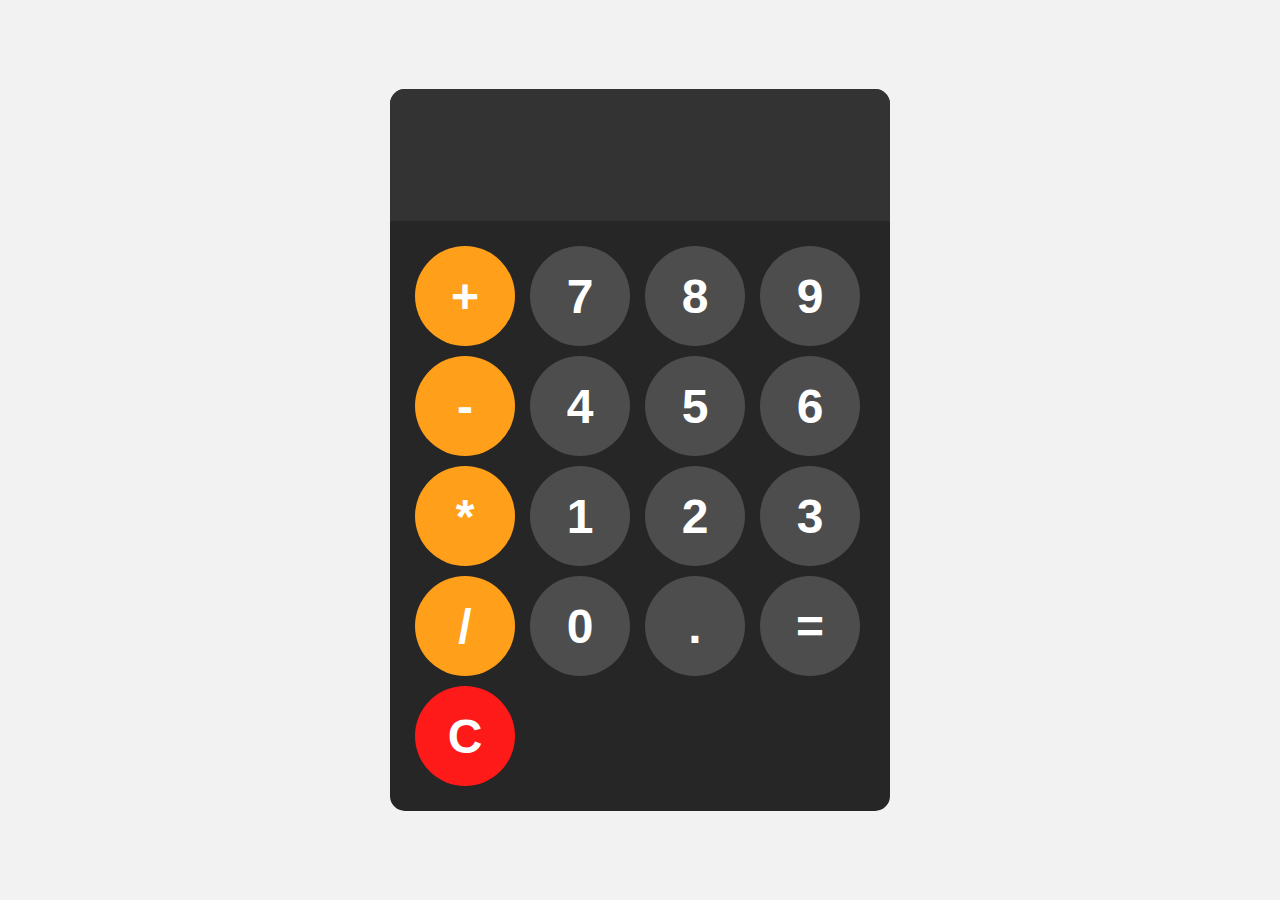
<file: Calculator/index.html>
<!DOCTYPE html>
<html lang="en">
    <head>
        <meta charset="UTF-8">
        <meta name="viewport" content="width=device-width, initial-scale=1.0">
        <title>Calculator</title>

        <style>
            body {
                margin: 0;
                display: flex;
                justify-content: center;
                align-items: center;
                height: 100vh;
                background-color: hsl(0, 0%, 95%);
            }

            #calculator {
                font-family: Arial, sans-serif;
                background-color: hsl(0, 0%, 15%);
                border-radius: 15px;
                max-width: 500px;
                overflow: hidden;
            }

            #display {
                width: 100%;
                padding: 20px;
                font-size: 5rem;
                text-align: left;
                border: none;
                background-color: hsl(0, 0%, 20%);
                color: white;
            }

            #keys {
                display: grid;
                grid-template-columns: repeat(4, 1fr);
                gap: 10px;
                padding: 25px;
            }

            button {
                width: 100px;
                height: 100px;
                border-radius: 50px;
                border: none;
                background-color: hsl(0, 0%, 30%);
                color: white;
                font-size: 3rem;
                font-weight: bold;
                cursor: pointer;
            }

            button:hover {
                background-color: hsl(0, 0%, 40%);
            }

            button:active {
                background-color: hsl(0, 0%, 50%);
            }

            .operator-btn {
                background-color: hsl(35, 100%, 55%);
            }

            .operator-btn:hover {
                background-color: hsl(35, 100%, 65%);
            }

            .operator-btn:active {
                background-color: hsl(35, 100%, 75%);
            }

            .clear-btn {
                background-color: hsl(0, 100%, 55%);
            }

            .clear-btn:hover {
                background-color: hsl(0, 100%, 65%);
            }

            .clear-btn:active {
                background-color: hsl(0, 100%, 75%);
            }
        </style>
    </head>
    <body>
        
        <div id="calculator">
            <input id="display" readonly>
            <div id="keys">
                <button onclick="appendToDisplay('+')" class="operator-btn">+</button>
                <button onclick="appendToDisplay('7')">7</button>
                <button onclick="appendToDisplay('8')">8</button>
                <button onclick="appendToDisplay('9')">9</button>
                <button onclick="appendToDisplay('-')" class="operator-btn">-</button>
                <button onclick="appendToDisplay('4')">4</button>
                <button onclick="appendToDisplay('5')">5</button>
                <button onclick="appendToDisplay('6')">6</button>
                <button onclick="appendToDisplay('*')" class="operator-btn">*</button>
                <button onclick="appendToDisplay('1')">1</button>
                <button onclick="appendToDisplay('2')">2</button>
                <button onclick="appendToDisplay('3')">3</button>
                <button onclick="appendToDisplay('/')" class="operator-btn">/</button>
                <button onclick="appendToDisplay('0')">0</button>
                <button onclick="appendToDisplay('.')">.</button>
                <button onclick="calculate()">=</button>
                <button onclick="clearDisplay()" class="clear-btn">C</button>
            </div>
        </div>

        <script>
            const display = document.getElementById("display");

            function appendToDisplay(input) {
                display.value += input;
            }

            function clearDisplay() {
                display.value ="";
            }

            function calculate() {
                try{
                    display.value = eval(display.value);
                }
                catch(error) {
                    display.value = "Error";
                }
            }
        </script>
    </body>
</html>
</file>
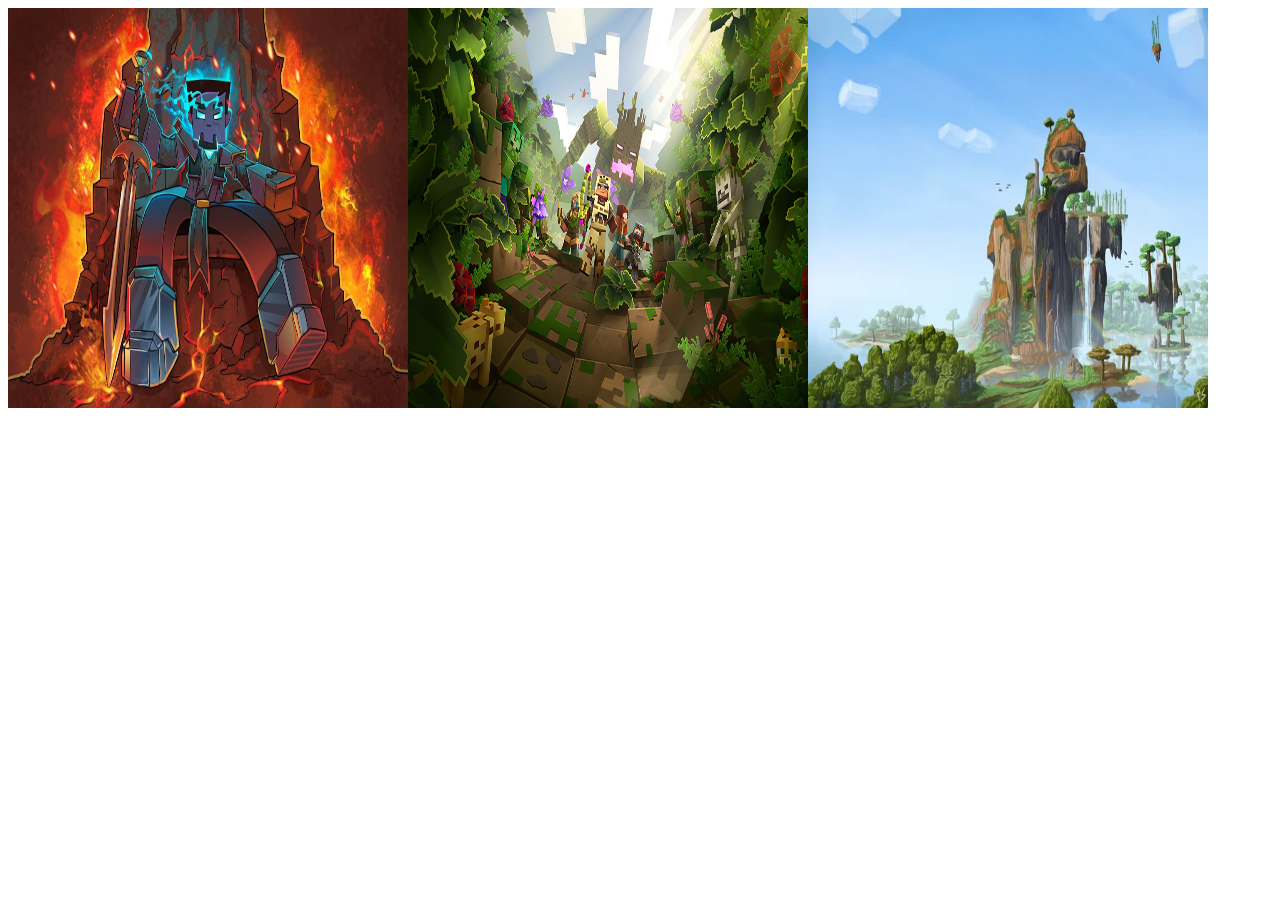
<file: Fetch with Image/index.html>
<!DOCTYPE html>
<html lang="en">
    <head>
        <meta charset="UTF-8">
        <meta name="viewport" content="width=device-width, initial-scale=1.0">
        <title>Document</title>
    </head>
    <body>
        <!-- <img width="500" src="" id="image">
        <img width="500" src="" id="image2"> -->

        <script>
            //Fetch With Images

            catchimage()

            .then(response => {
                console.log('Complete')
            })

            .catch(error => {
                console.log('error!');
                console.error(error);
            })

            async function catchimage() {
                const urls = ['image.jpg', 'minecraft.jpg', 'minecraft2.jpg'];
                const responses = await Promise.all(urls.map(url => fetch(url)));
                const blobs = await Promise.all(responses.map(response => response.blob()))

                function createImgElement(blob) {
                    const img = document.createElement("img");
                    img.src = URL.createObjectURL(blob);
                    img.width = "400";
                    img.height = "400";
                    document.body.appendChild(img);
                }

                blobs.forEach(createImgElement);
            }

            
        </script>
    </body>
</html>
</file>
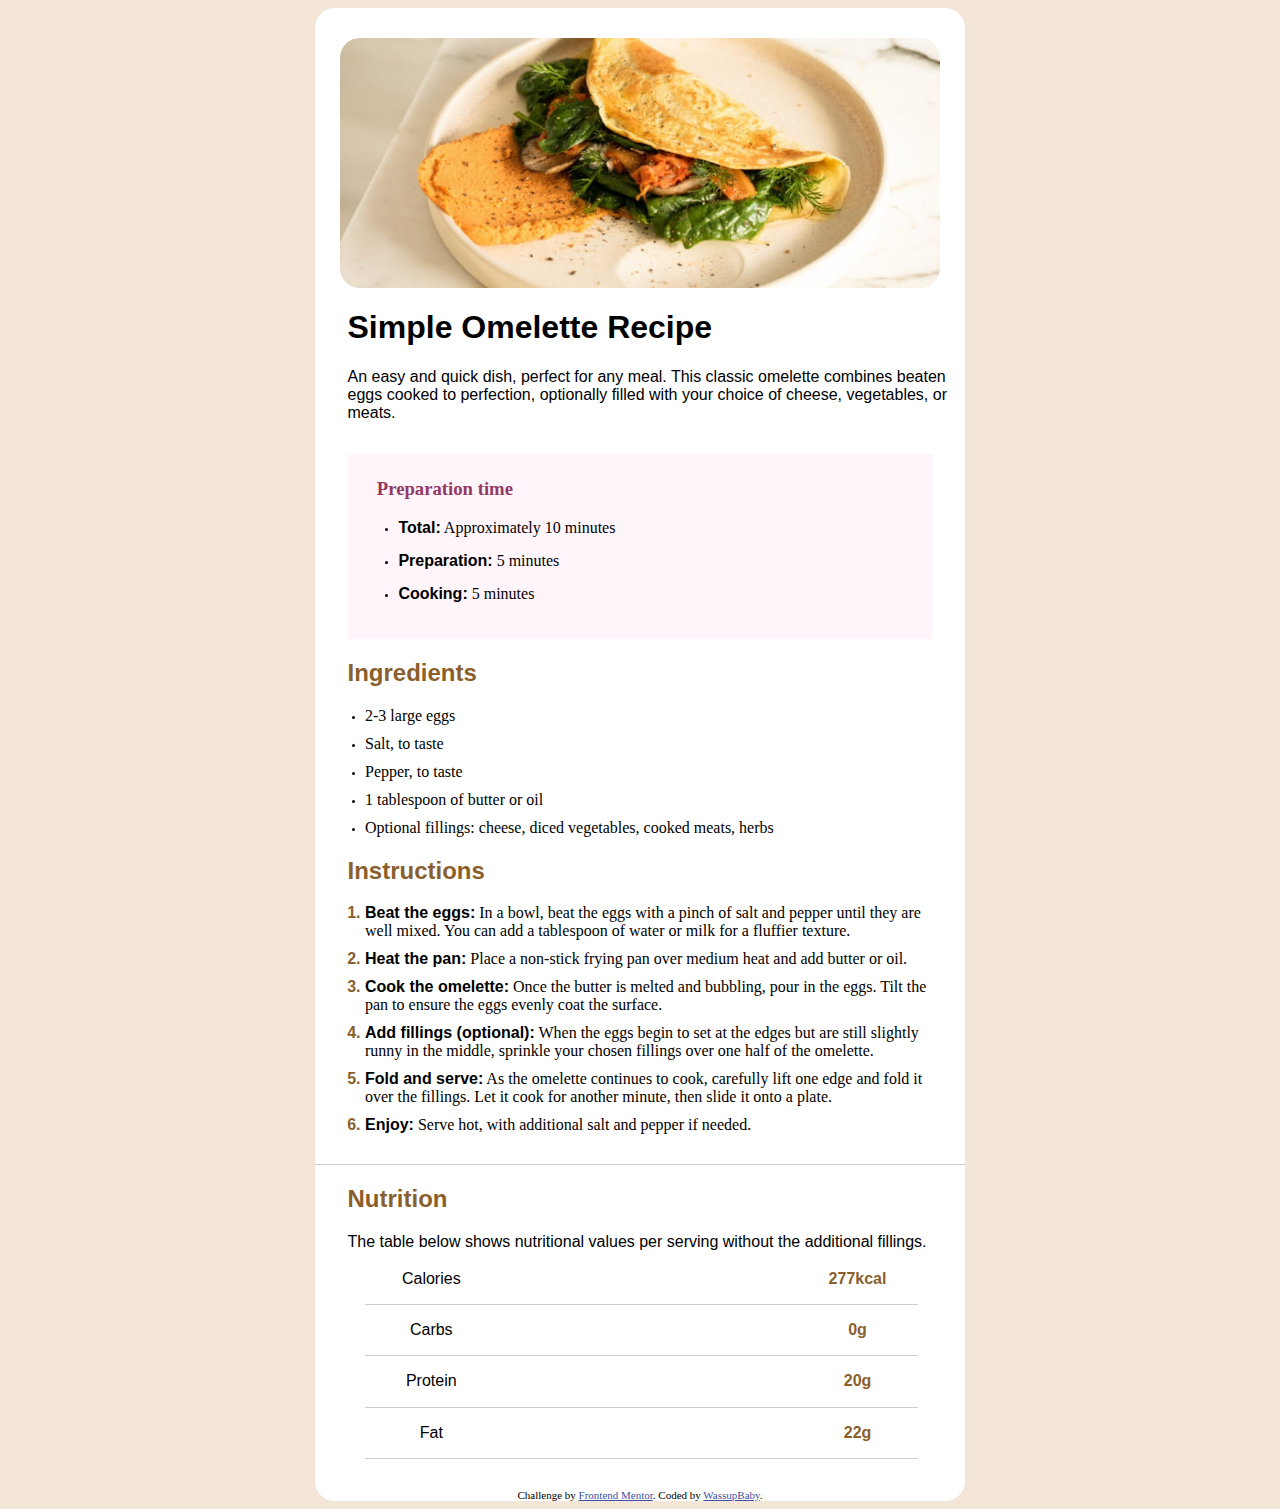
<file: frontend mentor/index.html>
<!DOCTYPE html>
<html lang="en">
<head>
  <meta charset="UTF-8">
  <meta name="Simple Omelette Recipe" content="An easy and quick dish, perfect for any meal."> <!-- displays site properly based on user's device -->

  <link rel="icon" type="image/png" sizes="32x32" href="./assets/images/favicon-32x32.png">
  
  <title>Frontend Mentor | Recipe page</title>

  <!-- Feel free to remove these styles or customise in your own stylesheet 👍 -->
  <style>
    :root {
      --margin-left: 5%;
    }

    body {
      background-color: hsl(30, 54%, 90%);
      display: flex;
      justify-content: center;
    }

    #frame {
      background-color: white;
      width: 650px;
      border-radius: 20px;
    }

    #omelette-img {
      display: block;
      margin-left: auto;
      margin-right: auto;
      height: 250px;
      width: 600px;
      margin-top: 30px;
      border-radius: 20px;
    }

    #preparation {
      background-color: hsl(330, 100%, 98%);
      width: 90%;
      margin-left: auto;
      margin-right: auto;
      padding-top: 5px;
      padding-bottom: 5px;
    }

    #prep-title {
      margin-left: 5%;
      color: hsl(330, 43%, 40%);
    }

    /* list preparation */

    .li-p {
      margin-left: 2%;
      padding-bottom: 15px;
    }

    .li-p::marker {
      font-size: 10px;
    }

    h1 {
      margin-left: var(--margin-left);
      font-family: Arial, Helvetica, sans-serif;
    }

    h2 {
      margin-left: var(--margin-left);
      color: hsl(32, 50%, 36%);
      font-family: Arial, Helvetica, sans-serif;
    }

    .Ingredients-div {
      border-top: solid 1px rgb(206, 206, 206);
      margin-top: 30px;
    }

    /* List Ingredients */

    .li::marker {
      font-size: 10px;
    }

    .li {
      margin-left: 10px;
      font-size: 16px;
      margin-bottom: 10px;
    }

    /* List Instructions */

    .li-in {
      margin-left: 10px;
      font-size: 16px;
      margin-bottom: 10px;
    }

    .li-in::marker {
      color: hsl(32, 50%, 36%);
      font-size: 16px;
      font-weight: bolder;
      font-family: Arial, Helvetica, sans-serif;
    }

    /* Ordered List */

    .o-list {
      border-bottom: solid rgb(206, 206, 206) 0.1mm;
      padding-bottom: 20px;
    }

    strong {
      font-family: Arial, Helvetica, sans-serif;
    }

    p {
      font-size: 16px;
      margin-left: var(--margin-left);
      margin-bottom: 5%;
      font-family: Arial, Helvetica, sans-serif;
    }

    .main {
      margin-top: -30px;
      padding-bottom: 30px;
    }

    .nutrition-table {
      display: grid;
      grid-template-columns: 1;
      grid-template-rows: 2;
    }

    .results {
      display: grid;
      grid-template-columns: 1fr 1fr;
      justify-items: center;
      margin-left: 50px;
      flex-direction: column;
      border-bottom: solid rgb(206, 206, 206) 0.1mm;
      column-gap: 300px;
      width: 85%;
      padding-bottom: 10px;
    }

    .numbers {
      font-weight: bolder;
      color: hsl(32, 50%, 36%);
    }

    .attribution { font-size: 11px; text-align: center;}
    .attribution a { color: hsl(228, 45%, 44%); }

    @media (max-width: 375px) {
      body {
        display: flex;
        justify-content: center;
      }

      #frame {
        border-radius: 0px;
        margin-top: 0%;
      }

      #omelette-img {
        width: 100%;
        border-radius: 0px;
        margin-top: 0%;
        height: 175px;
      }

      #title {
        text-align: center;
      }

      .description {
        text-align: center;
        width: 90%;
      }

      #preparation-div {
        background-color: hsl(330, 100%, 98%);
        width: 80%;
        margin-left: auto;
        margin-right: auto;
        padding-top: 5px;
        padding-bottom: 5px;
      }

      .div {
        width: 80%;
        margin-left: auto;
        margin-right: auto;
      }

      #ingredients-list {
        width: 80%;
        margin-left: auto;
        margin-right: auto;
      }

      #instructions-list {
        width: 80%;
        margin-left: auto;
        margin-right: auto;
      }

      #nutrition-desc {
        width: 80%;
        margin-left: auto;
        margin-right: auto;
        padding-bottom: 20px;
      }

      .main {
        width: 80%;
        margin-left: 15%;
        padding-bottom: 20px;
      }

      .results {
        margin-left: 0px;
        column-gap: 0px;
      }
    }
  </style>
</head>
  <body>

    <main id="frame">

      <!-- Header, image, title and description -->

      <header>
        <img id="omelette-img" src="image-omelette.jpeg" alt="">
        <section id="title">
          <h1>Simple Omelette Recipe</h1>
          <p class="description">  An easy and quick dish, perfect for any meal. This classic omelette combines beaten eggs cooked 
              to perfection, optionally filled with your choice of cheese, vegetables, or meats.
          </p>
        </section>
      </header>

      <main>
        <section id="preparation">
          <h3 id="prep-title">Preparation time</h3>
      
          <ul>
            <li class="li-p"><strong>Total:</strong> Approximately 10 minutes</li>
            <li class="li-p"><strong>Preparation:</strong> 5 minutes</li>
            <li class="li-p"><strong>Cooking:</strong> 5 minutes</li>
          </ul>
        </section>

        <section>
          <h2>Ingredients</h2>

          <ul>
            <li class="li">2-3 large eggs</li>
            <li class="li">Salt, to taste</li>
            <li class="li">Pepper, to taste</li>
            <li class="li">1 tablespoon of butter or oil</li>
            <li class="li">Optional fillings: cheese, diced vegetables, cooked meats, herbs</li>
          </ul>
        </section>

        <section>
          <h2>Instructions</h2>

          <ol class="o-list">
            <li class="li-in"><strong>Beat the eggs:</strong> In a bowl, beat the eggs with a pinch of salt and pepper until they are <br> well mixed. 
              You can add a tablespoon of water or milk for a fluffier texture.
            </li>
            <li class="li-in"><strong>Heat the pan:</strong> Place a non-stick frying pan over medium heat and add butter or oil.</li>
            <li class="li-in"><strong>Cook the omelette:</strong> Once the butter is melted and bubbling, pour in the eggs. Tilt the <br> pan to ensure 
              the eggs evenly coat the surface.
            </li>
            <li class="li-in"><strong>Add fillings (optional):</strong> When the eggs begin to set at the edges but are still slightly <br> runny in the 
              middle, sprinkle your chosen fillings over one half of the omelette.</li>
            <li class="li-in"><strong>Fold and serve:</strong> As the omelette continues to cook, carefully lift one edge and fold it <br> over the 
              fillings. Let it cook for another minute, then slide it onto a plate.</li>
            <li class="li-in"><strong>Enjoy:</strong> Serve hot, with additional salt and pepper if needed.</li>
          </ol>
        </section>

        <section>
          <h2>Nutrition</h2>

          <p>The table below shows nutritional values per serving without the additional fillings.</p>

          <div class="main">
            <div class="nutrition-table">
              <div class="results">
                <p>Calories</p>
                <p class="numbers">277kcal</p>
              </div>
      
              <div class="results">
                <p>Carbs</p>
                <p class="numbers">0g</p>
              </div>
      
              <div class="results">
                <p>Protein</p>
                <p class="numbers">20g</p>
              </div>
      
              <div class="results">
                <p>Fat</p>
                <p class="numbers">22g</p>
              </div>
            </div>
          </div>
        </section>
      </main>

      <footer>
        <div class="attribution">
          Challenge by <a href="https://www.frontendmentor.io?ref=challenge" target="_blank">Frontend Mentor</a>. 
          Coded by <a href="#">WassupBaby</a>.
        </div>
      </footer>
    </main>
  </body>
</html>
</file>
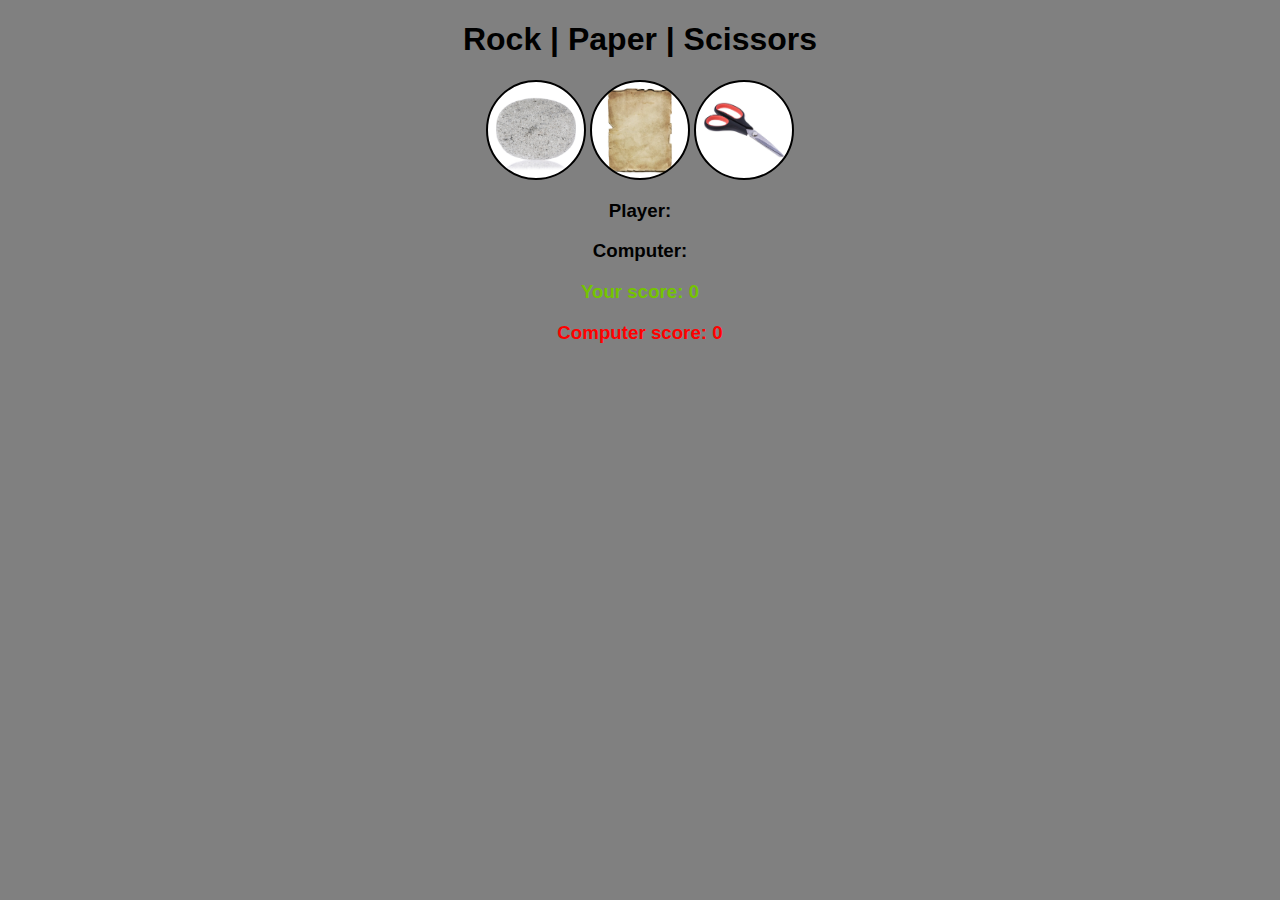
<file: Rock, Paper, Scissors/index.html>
<!DOCTYPE html>
<html lang="en">
    <head>
        <meta charset="UTF-8">
        <meta name="viewport" content="width=device-width, initial-scale=1.0">
        <title>Rock Paper Scissors</title>

        <style>
            body {
                text-align: center;
                background-color: hsl(0, 0%, 50%);
            }

            h1 {
                font-family: Arial, Helvetica, sans-serif;
            }

            h3 {
                font-family: Arial, Helvetica, sans-serif;
            }

            button {
                height: 100px;
                width: 100px;
                border-radius: 50px;
                border: solid 2px black;
            }

            #rock {
                background-image: url("stone.jpg");
                background-repeat: no-repeat;
                background-size: 90px;
                background-position-x: center;
                background-position-y: center;
                cursor: pointer;
                transition: all .5s;
                background-color: white;
            }

            #paper {
                background-image: url("paper.jpg");
                background-repeat: no-repeat;
                background-size: 70px;
                background-position-x: center;
                background-position-y: center;
                background-color: white;
                transition: all .5s;
                cursor: pointer;
            }

            #scissors {
                background-image: url("scissors.jpg");
                background-repeat: no-repeat;
                background-size: 100px;
                background-position-y: center;
                background-position-x: center;
                background-color: white;
                transition: all .5s;
                cursor: pointer;
            }

            #rock:hover {
                background-size: 100px;
            }

            #paper:hover {
                background-size: 80px;
            }

            #scissors:hover {
                background-size: 110px;
            }

            #player_score {
                color: rgb(117, 196, 0);
            }

            #computer_score {
                color: red;
            }
        </style>
    </head>
    <body>
        <h1>Rock | Paper | Scissors</h1>
        <div id="choices">
            <button id="rock"></button>
            <button id="paper"></button>
            <button id="scissors"></button>
        </div>
        <div id="players_choices">
            <h3 id="player">Player: </h3>
            <h3 id="computer">Computer: </h3>
        </div>
        <div id="scores">
            <h3 id="player_score">Your score: 0</h3>
            <h3 id="computer_score">Computer score: 0</h3>
        </div>

        <script>
            let player_score = document.getElementById("player_score");
            let computer_score = document.getElementById("computer_score");
            let player_answer = document.getElementById("player");
            let computer_answer = document.getElementById("computer");
            let choices = ["Rock", "Paper", "Scissors"];
            let rock = document.getElementById("rock");
            let paper = document.getElementById("paper");
            let scissors = document.getElementById("scissors");
            let player_choice = "";
            let player = 0;
            let computer = 0;

            rock.addEventListener("click", () => {
                let computer_choice = Math.floor(Math.random() * choices.length);

                player_choice = choices[0];
                player_answer.innerText = "Player: " + player_choice;

                if (computer_choice === 0) {
                    computer_answer.innerText = "Computer: Rock";
                }

                if (computer_choice === 1) {
                    computer_answer.innerText = "Computer: Paper";
                }

                if (computer_choice === 2) {
                    computer_answer.innerText = "Computer: Scissors";
                }

                //Scores
                if (player_choice === "Rock" && computer_choice === 1) {
                    computer += 1;
                    computer_score.innerText = "Computer score: " + computer;
                }

                if (player_choice === "Rock" && computer_choice === 2) {
                    player += 1
                    player_score.innerText = "Your score: " + player;
                }

            })

            paper.addEventListener("click", () => {
                let computer_choice = Math.floor(Math.random() * choices.length);

                player_choice = choices[1];
                player_answer.innerText = "Player: " + player_choice;

                if (computer_choice === 0) {
                    computer_answer.innerText = "Computer: Rock";
                }

                if (computer_choice === 1) {
                    computer_answer.innerText = "Computer: Paper";
                }

                if (computer_choice === 2) {
                    computer_answer.innerText = "Computer: Scissors";
                }

                //Scores
                if (player_choice === "Paper" && computer_choice === 0) {
                    player += 1;
                    player_score.innerText = "Your score: " + player;
                }

                if (player_choice === "Paper" && computer_choice === 2) {
                    computer += 1
                    computer_score.innerText = "Computer score: " + computer;
                }

            })

            scissors.addEventListener("click", () => {
                let computer_choice = Math.floor(Math.random() * choices.length);

                player_choice = choices[2];
                player_answer.innerText = "Player: " + player_choice;

                if (computer_choice === 0) {
                    computer_answer.innerText = "Computer: Rock";
                }

                if (computer_choice === 1) {
                    computer_answer.innerText = "Computer: Paper";
                }

                if (computer_choice === 2) {
                    computer_answer.innerText = "Computer: Scissors";
                }

                //Scores
                if (player_choice === "Scissors" && computer_choice === 0) {
                    computer += 1;
                    computer_score.innerText = "Computer score: " + computer;
                }

                if (player_choice === "Scissors" && computer_choice === 1) {
                    player += 1
                    player_score.innerText = "Your score: " + player;
                }

            })
        </script>
    </body>
</html>
</file>
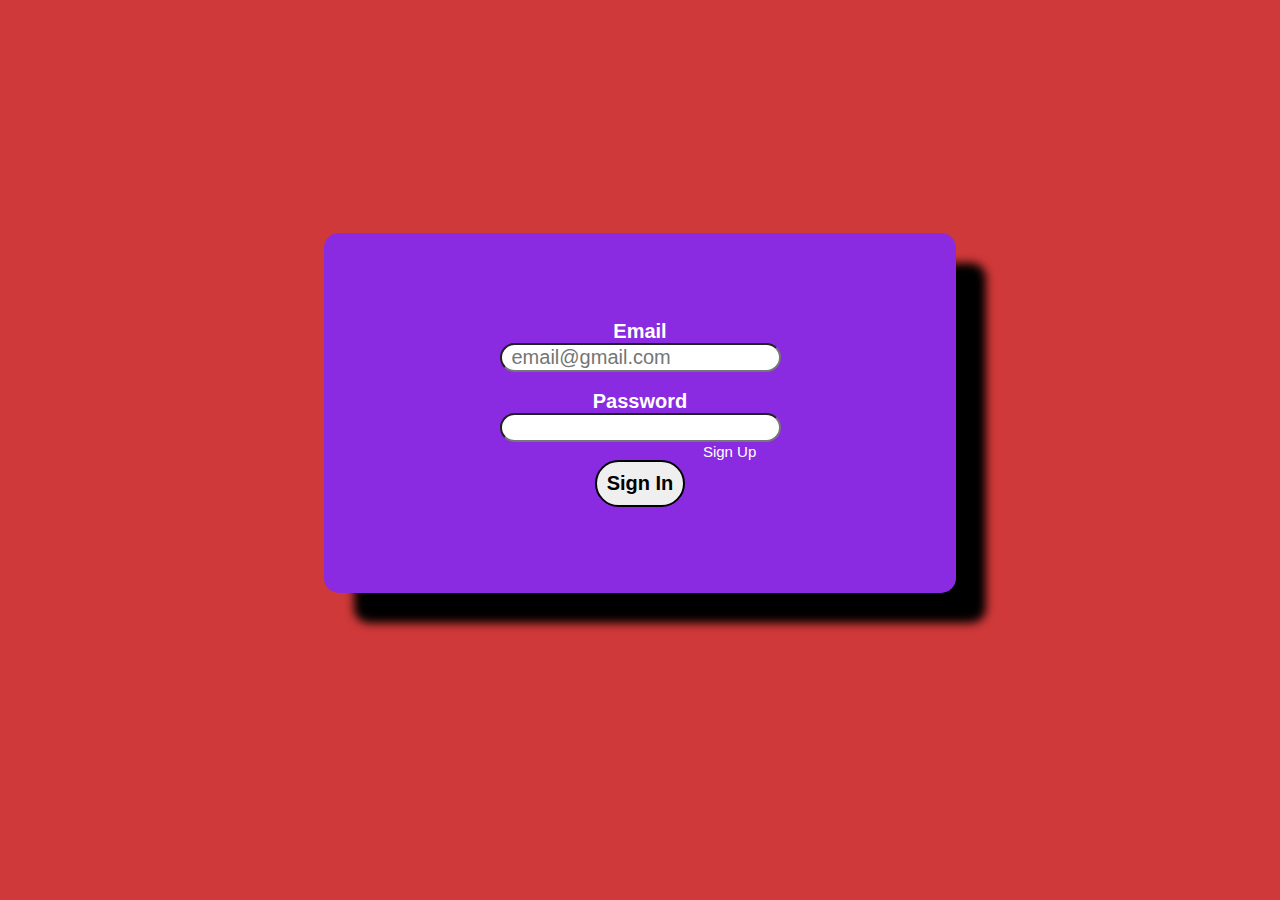
<file: Sign in & up/index.html>
<!DOCTYPE html>
<html lang="en">
    <head>
        <meta charset="UTF-8">
        <meta name="viewport" content="width=device-width, initial-scale=1.0">
        <title>Sign in and up</title>
        <style>
            body {
                background-color: hsl(0, 62%, 52%);
                display: flex;
                justify-content: center;
                align-items: center;
                height: 90vh;
            }

            form {
                background-color: blueviolet;
                display: flex;
                flex-direction: column;
                justify-content: center;
                align-items: center;
                text-align: center;
                width: 50%;
                border-radius: 15px;
                /* border: solid black 2px; */
                height: 40vh;
                box-shadow: 30px 30px 10px;
            }

            #elabel {
                font-size: 20px;
                font-family: Arial, Helvetica, sans-serif;
                font-weight: bold;
                color: white;
            }

            #email {
                outline: none;
                padding-left: 10px;
                border-radius: 50px;
                font-family: Arial, Helvetica, sans-serif;
                font-size: 20px;
            }

            #password {
                outline: none;
                padding-left: 10px;
                border-radius: 50px;
                font-family: Arial, Helvetica, sans-serif;
                font-size: 20px;
            }

            #plabel {
                font-size: 20px;
                font-family: Arial, Helvetica, sans-serif;
                font-weight: bold;
                color: white;
            }

            #submit {
                font-size: 20px;
                border-radius: 50px;
                cursor: pointer;
                border: solid black 2px;
                padding: 10px;
                font-family: Arial, Helvetica, sans-serif;
                font-weight: bold;
                transition: all .5s;
            }

            #submit:hover {
                background-color: black;
                color: white;
                border-color: white;
            }

            #sign_up {
                margin-top: 6%;
                font-size: 15px;
                text-decoration: none;
                position: absolute;
                margin-left: 14%;
                color: white;
                font-family: Arial, Helvetica, sans-serif;
            }

            #sign_up:hover {
                text-decoration: underline;
            }
        </style>
    </head>
    <body>
        <form>

            <div>
                <label id="elabel" for="email">Email</label>
                <br>
                <input type="text" id="email" name="email" placeholder="email@gmail.com" required>
            </div>

            <br>

            <div>
                <label id="plabel" for="password">Password</label>
                <br>
                <input id="password" type="password" maxlength="12" name="password" required>
            </div>

            <br>

            <div>
                <label for="submit"></label>
                <input id="submit" type="submit" value="Sign In">
            </div>

            <a id="sign_up" href="signup.html">Sign Up</a>

        </form>
    </body>
</html>
</file>
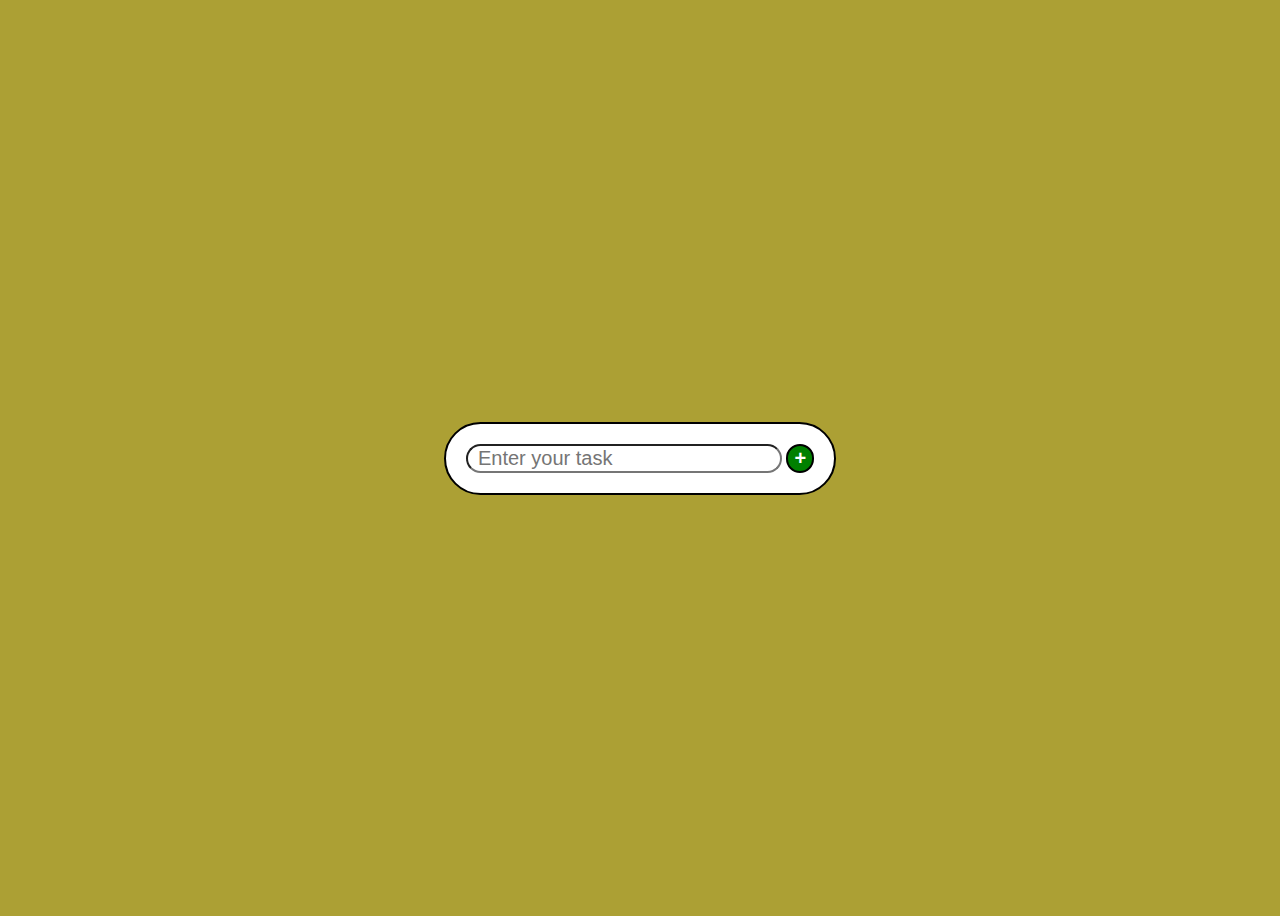
<file: To Do List/index.html>
<!DOCTYPE html>
<html lang="en">
    <head>
        <meta charset="UTF-8">
        <meta name="To Do List" content="Type down your tasks!">
        <title>TDL</title>
        <style>
            * {
                font-family: Arial, Helvetica, sans-serif;
            }

            :root {
                --font-size: 20px;
                --font-weight: bolder;
            }

            body {
                background-color: rgb(172, 160, 52);
                height: 100vh;
                justify-content: center;
                align-items: center;
                flex-direction: column;
                display: flex;
            }

            #input-container {
                background-color: white;
                border: solid 2px black;
                padding: 20px;
                border-radius: 50px;
            }

            #input {
                outline: none;
                border-radius: 50px;
                padding-left: 10px;
                font-size: 20px;
                color: black;
                width: 300px;
            }

            #input:focus {
                background-color: black;
                color: white;
            }

            #input:focus::placeholder {
                color: white;
            }

            #add-btn {
                font-size: 20px;
                border-radius: 50px;
                border: solid black 2px;
                background-color: green;
                color: white;
                font-weight: bolder;
                transition: all .5s;
                cursor: pointer;
            }

            #add-btn:hover {
                background-color: white;
                color: green;
            }

            #tasks-div {
                background-color: white;
                border: solid 2px black;
                padding: 20px;
                border-radius: 10px;
                margin-top: 10px;
                width: 24%;
                padding: 30px 30px;
            }

            #task {
                position: relative;
            }

            #text {
               position: absolute;
               top: 50%;
               transform: translateY(-50%);
               background: none;
               border: none;
               font-size: var(--font-size);
               margin-left: -25px;
            }

            #check-task {
                position: absolute;
                margin-left: 195px;
                top: 50%;
                transform: translateY(-50%);
                font-size: var(--font-size);
                background-color: green;
                border-radius: 5px;
                border: solid black 2px;
                color: white;
                font-weight: var(--font-weight);
                transition: all .5s;
                cursor: pointer;
            }

            #remove-task {
                position: absolute;
                margin-left: 265px;
                top: 50%;
                transform: translateY(-50%);
                font-size: var(--font-size);
                border-radius: 5px;
                background-color: red;
                color: white;
                font-weight: var(--font-weight);
                transition: all .5s;
                cursor: pointer;
                border: solid black 2px;
            }

            #check-task:hover {
                background-color: white;
                color: green;
            }

            #remove-task:hover {
                background-color: white;
                color: red;
            }
        </style>
    </head>
    <body>
        <div id="input-container">
            <input placeholder="Enter your task" id="input" type="text">
            <button id="add-btn">+</button>
        </div>

        <script>
            let inputContainer = document.getElementById("input-container");
            let input = document.getElementById("input");
            let addbtn = document.getElementById("add-btn");

            addbtn.addEventListener("click", () => {

                let tasks = document.createElement("div");
                tasks.setAttribute("id", "tasks-div");
                document.body.appendChild(tasks);

                let task = document.createElement("div");
                task.setAttribute("id", "task");
                tasks.appendChild(task);

                let text = document.createElement("button");
                text.setAttribute("id", "text");
                text.innerText = input.value;
                task.appendChild(text);

                let checkbtn = document.createElement("button");
                checkbtn.setAttribute("id", "check-task");
                checkbtn.innerText = "Done";
                task.appendChild(checkbtn);

                let removebtn = document.createElement("button");
                removebtn.setAttribute("id", "remove-task");
                removebtn.innerText = "Delete";
                task.appendChild(removebtn);

                if (input.value === "") {
                    alert("Please enter a task!");
                    document.body.removeChild(tasks);
                }

                checkbtn.addEventListener("click", () => {
                    text.style.textDecoration = "line-through";
                })

                removebtn.addEventListener("click", () => {
                    document.body.removeChild(tasks);
                })
            })
        </script>
    </body>
</html>
</file>
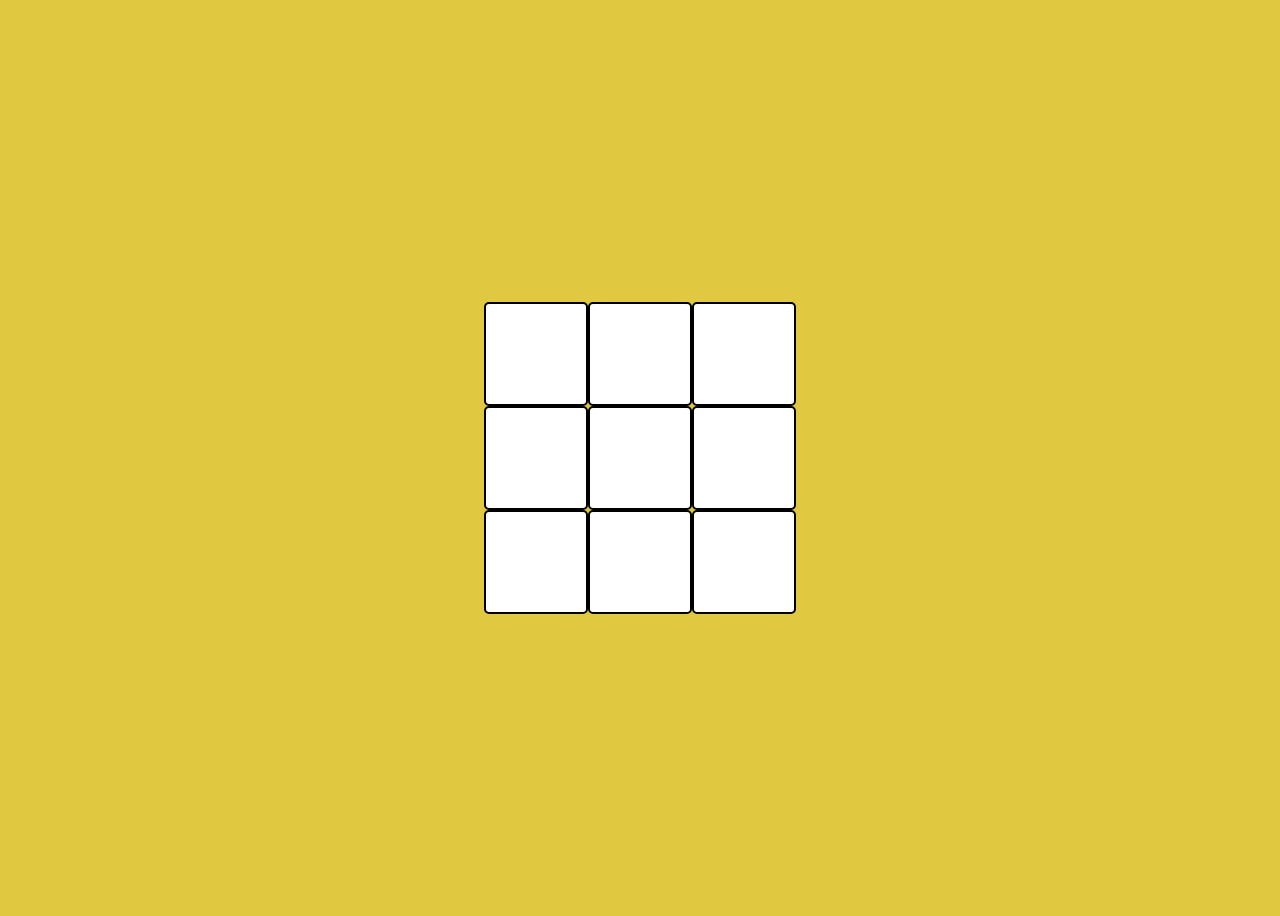
<file: X and O/index.html>
<!DOCTYPE html>
<html lang="en">
    <head>
        <meta charset="UTF-8">
        <meta name="viewport" content="width=device-width, initial-scale=1.0">
        <title>X & O</title>
        <link rel="stylesheet" href="style.css">
    </head>
    <body>
        <!-- <h1 id="test">Test</h1> -->
        <div id="squares">
            <div id="top-left"></div>
            <div id="top-mid"></div>
            <div id="top-right"></div>

            <div id="mid-left"></div>
            <div id="mid-mid"></div>
            <div id="mid-right"></div>

            <div id="bottom-left"></div>
            <div id="bottom-mid"></div>
            <div id="bottom-right"></div>
        </div>

        <script src="main.js"></script>
    </body>
</html>
</file>
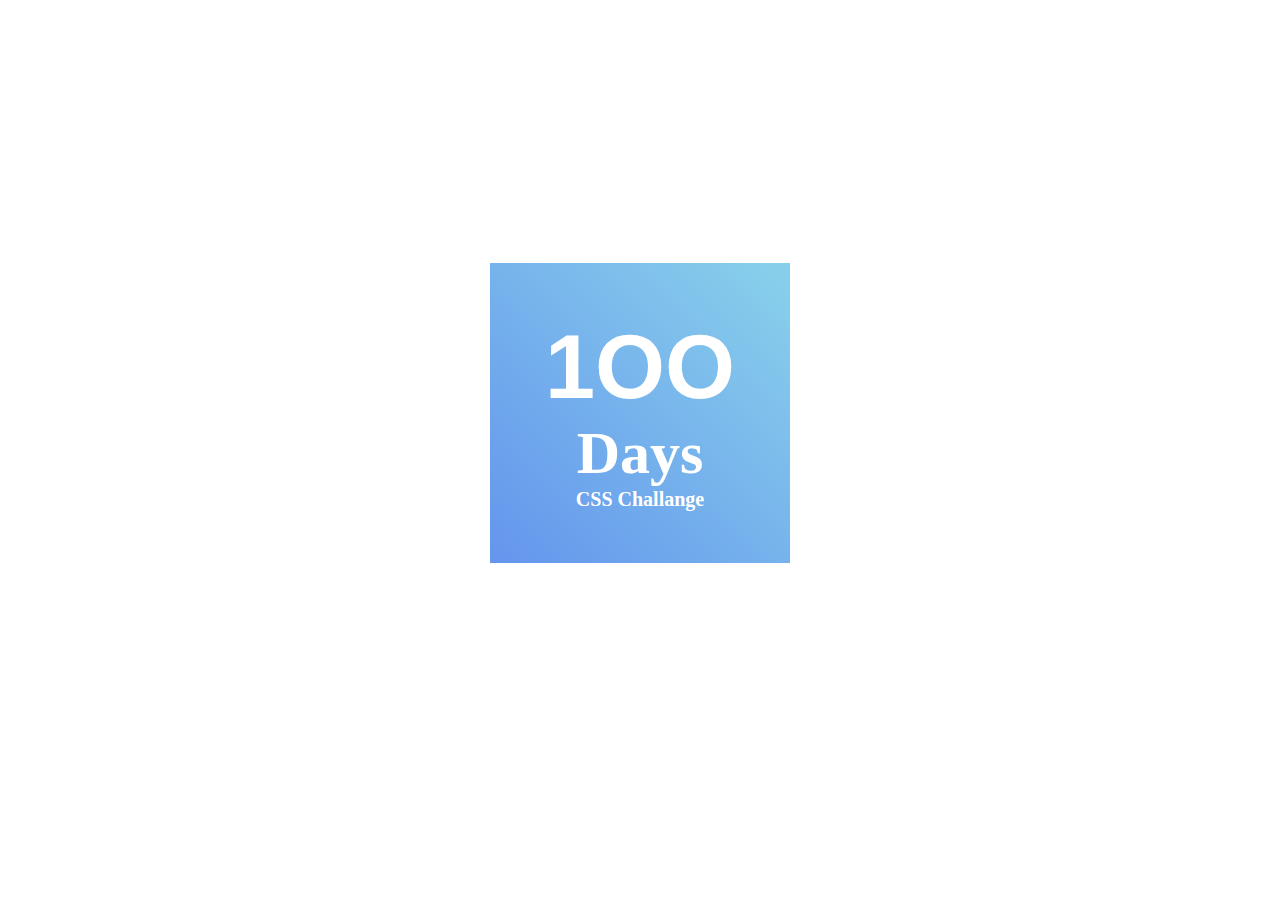
<file: 100 days CSS/day1.html>
<!DOCTYPE html>
<html lang="en">
    <head>
        <meta charset="UTF-8">
        <meta name="viewport" content="width=device-width, initial-scale=1.0">
        <title>Document</title>
        
        <style>
            body {
                display: flex;
                justify-content: center;
                align-items: center;
                height: 90vh;
            }

            #box {
                height: 300px;
                width: 300px;
                background: linear-gradient(45deg, cornflowerblue, skyblue 95%);
                display: flex;
                flex-direction: column;
                justify-content: center;
                align-items: center;
            }

            #numbers {
                font-size: 90px;
                display: flex;
                justify-content: center;
                font-family: Arial, Helvetica, sans-serif;
                font-weight: bolder;
                color: white;
            }

            #days {
                font-size: 60px;
                font-family: Georgia, 'Times New Roman', Times, serif;
                font-weight: 900;
                color: white;
            }

            #challange {
                font-size: 20px;
                font-weight: bold;
                font-family: Georgia, 'Times New Roman', Times, serif;
                color: white;
            }
        </style>
    </head>
    <body>
        <div id="box">
            <div id="numbers">
                <div id="one">1</div>
                <div class="zero">O</div>
                <div class="zero">O</div>
            </div>

            <div id="days">Days</div>
            <div id="challange">CSS Challange</div>
        </div>
    </body>
</html>
</file>
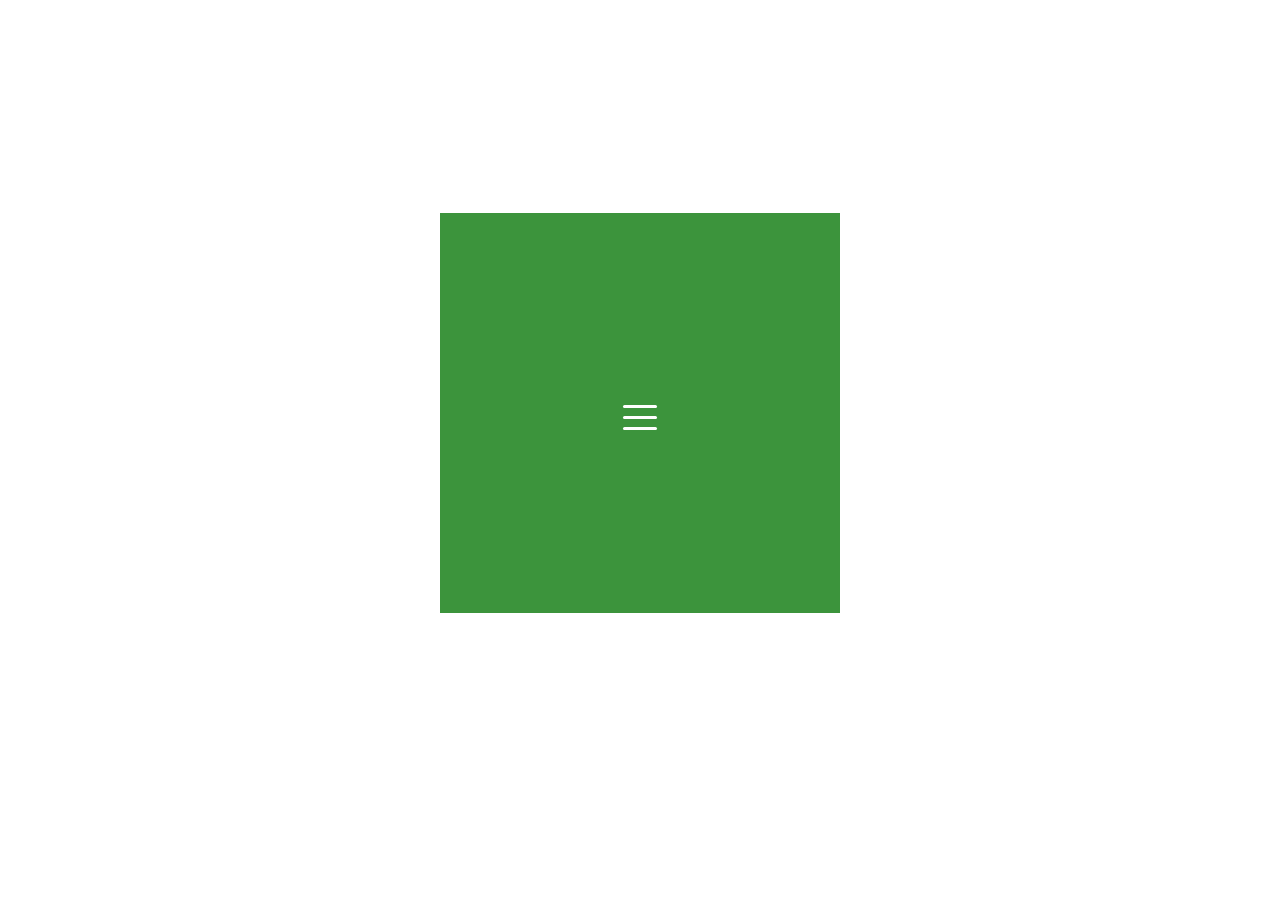
<file: 100 days CSS/day2.html>
<!DOCTYPE html>
<html lang="en">
    <head>
        <meta charset="UTF-8">
        <meta name="viewport" content="width=device-width, initial-scale=1.0">
        <title>Document</title>
        <style>
            body {
                display: flex;
                justify-content: center;
                align-items: center;
                height: 90vh;
            }

            #box {
                height: 400px;
                width: 400px;
                background-color: rgb(60, 148, 60);
            }

            #lines {
                width: 11%;
                margin-left: auto;
                margin-right: auto;
                margin-top: 45%;
                cursor: pointer;
                padding-top: 15px;
                padding-bottom: 35px;
                padding-left: 9px;
                border-radius: 10px;
            }

            #line1 {
                height: 3px;
                background-color: white;
                border-radius: 50px;
                position: absolute;
                width: 34px;
                margin-top: -0.2%;
                border: none;
            }

            #line2 {
                height: 3px;
                background-color: white;
                border-radius: 50px;
                position: absolute;
                width: 34px;
                border: none;
                margin-left: 0%;
            }

            #line3 {
                height: 3px;
                background-color: white;
                border-radius: 50px;
                position: absolute;
                width: 34px;
                margin-top: 1.5%;
                border: none;
            }

            @keyframes line1 {
                from {
                    margin-top: -0.2%;
                }

                to {
                    margin-top: 0.6%;
                }
            }

            @keyframes line2 {
                from {
                    width: 34px;
                    margin-left: 0%;
                }

                to {
                    width: 15px;
                    margin-left: 0.75%;
                }
            }

            @keyframes line3 {
                from {
                    margin-top: 1.5%;
                }

                to {
                    margin-top: 0.6%;
                }
            }

            @keyframes rotate1 {
                from {
                    rotate: 0;
                }

                to {
                    rotate: -45deg;
                }
            }

            @keyframes rotate2 {
                from {
                    rotate: 0;
                }

                to {
                    rotate: 45deg;
                }
            }

            /* Reverse Animations */
            @keyframes reverseR1 {
                from {
                    rotate: -45deg;
                }

                to {
                    rotate: 0deg;
                }
            }

            @keyframes reverseR2 {
                from {
                    rotate: 45deg;
                }

                to {
                    rotate: 0deg;
                }
            }

            @keyframes lineR1 {
                from {
                    margin-top: 0.6%;
                }

                to {
                    margin-top: -0.2%;
                }
            }

            @keyframes lineR2 {
                from {
                    width: 15px;
                    margin-left: 0.75%;
                }

                to {
                    width: 34px;
                    margin-left: 0%;
                }
            }

            @keyframes lineR3 {
                from {
                    margin-top: 0.6%;
                }

                to {
                    margin-top: 1.5%;
                }
            }
        </style>
    </head>
    <body>
        <div id="box">
            <div id="lines">
                <hr id="line1">
                <hr id="line2">
                <hr id="line3">
            </div>
        </div>

        <script>
            let lines = document.getElementById("lines");
            let line1 = document.getElementById("line1");
            let line2 = document.getElementById("line2");
            let line3 = document.getElementById("line3");
            let clicked = true

            lines.addEventListener("click", function deleted() {
                line1.style.animationName = "line1";
                line1.style.animationDuration = "0.5s";

                line2.style.animationName = "line2";
                line2.style.animationDuration = "0.5s";

                line3.style.animationName = "line3";
                line3.style.animationDuration = "0.5s";

                setTimeout(() => {
                    line1.style.marginTop = "0.6%";
                    line3.style.marginTop = "0.6%";
                    setTimeout(() => {
                        line2.style.opacity = "0";
                    }, 100);
                }, 499);

                setTimeout(() => {
                    line1.style.animationName = "rotate1";
                    line1.style.animationDuration = "0.5s";

                    line3.style.animationName = "rotate2";
                    line3.style.animationDuration = "0.5s";
                }, 500);

                setTimeout(() => {
                    line1.style.rotate = "-45deg";
                    line3.style.rotate = "45deg";
                }, 1000);

                clicked = false
                lines.removeEventListener("click", deleted);
                

                if (clicked === false) {
                    lines.addEventListener("click", function reverse() {

                        line1.style.animationName = "reverseR1";
                        line1.style.animationDuration = "0.5s";

                        line3.style.animationName = "reverseR2";
                        line3.style.animationDuration = "0.5s";

                        setTimeout(() => {
                            line1.style.rotate = "0deg";
                            line3.style.rotate = "0deg";
                        }, 499);

                        setTimeout(() => {
                            line1.style.animationName = "lineR1";
                            line1.style.animationName = "0.5s";

                            line2.style.opacity = "1";

                            line3.style.animationName = "lineR3";
                            line3.style.animationName = "0.5s";
                        }, 500);

                        setTimeout(() => {
                            line2.style.animationName = "lineR2";
                            line2.style.animationDuration = "0.5s";
                        }, 500);

                        setTimeout(() => {
                            line1.style.marginTop = "-0.2%";
                            line3.style.marginTop = "1.5%";
                        }, 999);

                        lines.addEventListener("click", deleted);

                        lines.removeEventListener("click", reverse);
                    });
                }
                
            })
        </script>
    </body>
</html>
</file>
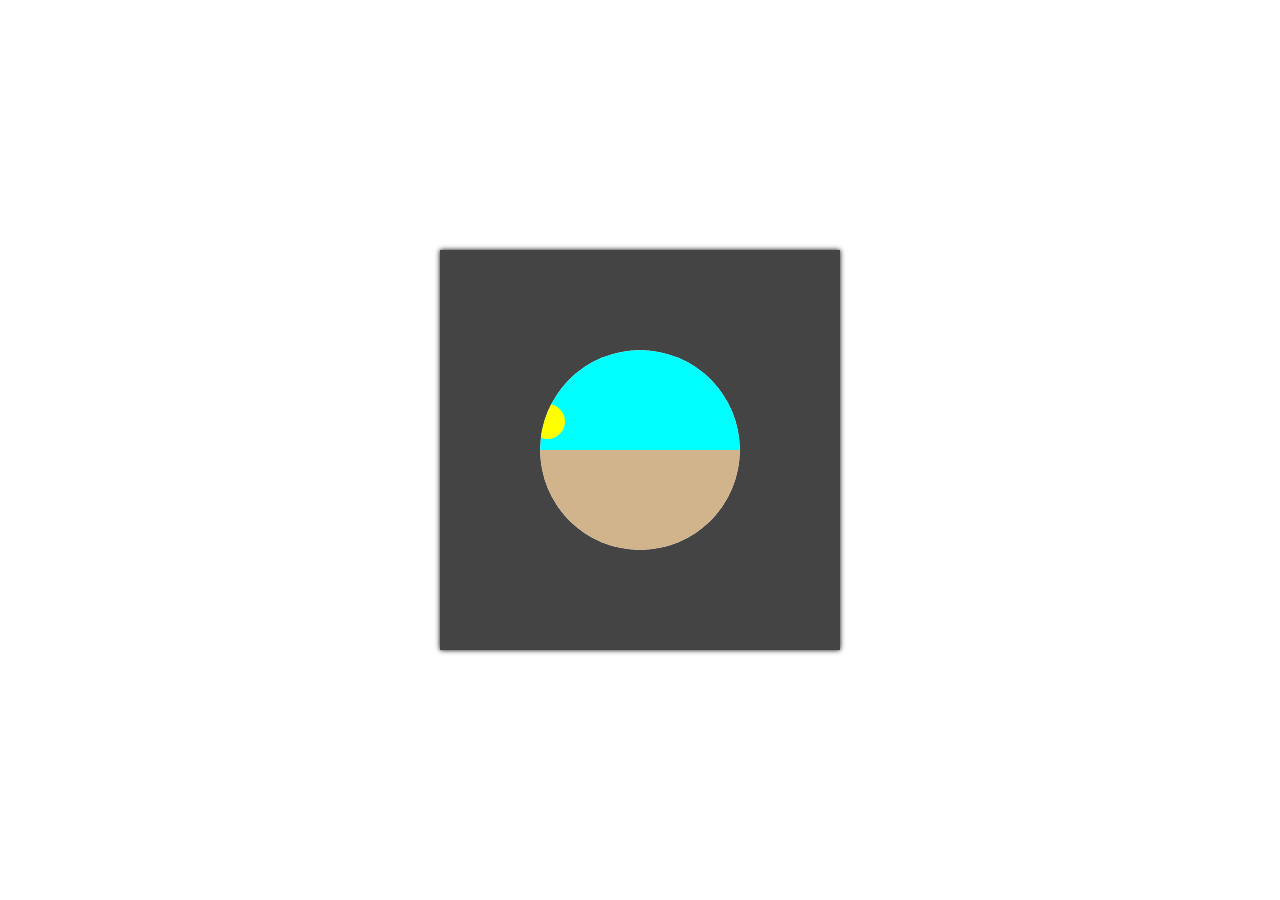
<file: 100 days CSS/day3.html>
<!DOCTYPE html>
<html lang="en">
    <head>
        <meta charset="UTF-8">
        <meta name="viewport" content="width=device-width, initial-scale=1.0">
        <title>003</title>

        <style>
            #frame {
                height: 400px;
                width: 400px;
                box-shadow: 0px 0px 5px;
                position: absolute;
                top: 50%;
                left: 50%;
                transform: translate(-50%, -50%);
                background-color: #444444;
            }

            #center {
                position: absolute;
                top: 50%;
                left: 50%;
                transform: translate(-50%, -50%);
            }

            #circle {
                width: 200px;
                height: 200px;
                background-color: white;
                border-radius: 100px;
                clip-path: circle(100px at 100px 100px);
            }

            #sky {
                background-color: aqua;
                z-index: 0;
                height: 100px;
                width: 200px;
                border-radius: 100px;
                border-bottom-left-radius: 0px;
                border-bottom-right-radius: 0px;
                position: absolute;
                top: 0%;
                left: 50%;
                transform: translate(-50%, -0%);
                
            }

            #sun {
                z-index: 2;
                height: 35px;
                width: 35px;
                background-color: yellow;
                border-radius: 50px;
                position: absolute;
                left: -5%;
                top: 27%;
                animation: sun-goes-down 3s cubic-bezier(0, 0, 0, 0) infinite;
            }

            #ground {
                background-color: tan;
                width: 200px;
                height: 100px;
                position: absolute;
                top: 50%;
                border-radius: 100px;
                border-top-right-radius: 0px;
                border-top-left-radius: 0px;
            }

            /* #left-pyramid {
                width: 0;
                height: 0;
                border: 150px solid transparent;
                border-top: 0;
                border-bottom: 300px solid red;
            } */

            /* Animation */

            @keyframes sun-goes-down {
                0% {
                    top: 27%;
                    left: -5%;
                }

                10% {
                    top: 10%;
                    left: 10%;
                }

                50% {
                    top: 0%;
                    left: 20%;
                }

                75% {
                    top: -5%;
                    left: 40%;
                }

                85% {
                    top: 1%;
                    left: 65%;
                }

                100% {
                    left: 85%;
                    top: 27%;
                }
            }
        </style>
    </head>
    <body>
        <div id="frame">
            <div id="center">
                <div id="circle">
                    <div id="sky"></div>
                    <div id="sun"></div>
                    <div id="ground"></div>
                    <div id="left-pyramid"></div>
                    <div id="right-pyramid"></div>
                </div>
            </div>
        </div>
    </body>
</html>
</file>
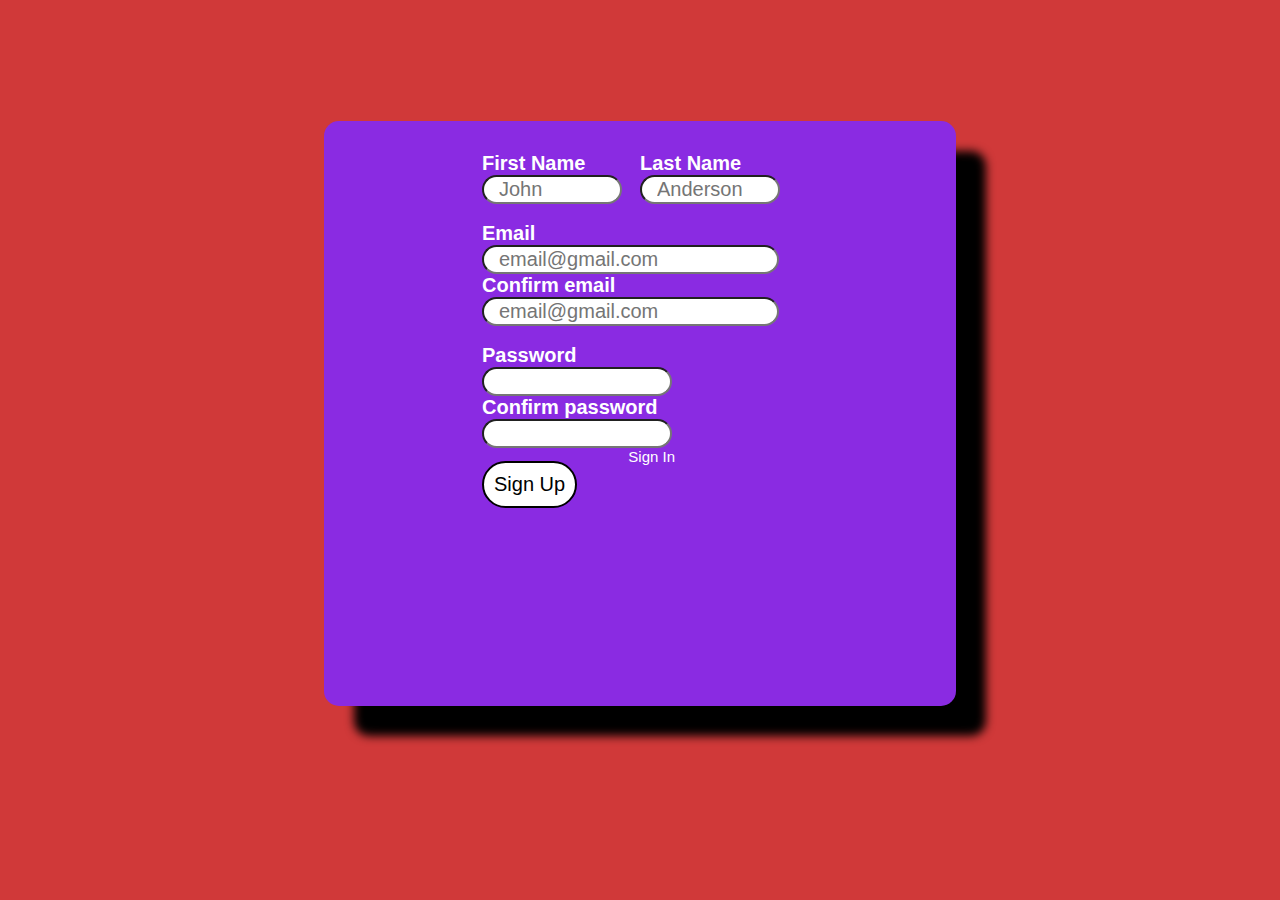
<file: Sign in & up/signup.html>
<!DOCTYPE html>
<html lang="en">
    <head>
        <meta charset="UTF-8">
        <meta name="viewport" content="width=device-width, initial-scale=1.0">
        <title>Sign up</title>

        <style>
            body {
                background-color: hsl(0, 62%, 52%);
                display: flex;
                justify-content: center;
                align-items: center;
                height: 90vh;
            }

            form {
                background-color: blueviolet;
                width: 50%;
                border-radius: 15px;
                /* border: solid black 2px; */
                height: 65vh;
                box-shadow: 30px 30px 10px;
            }

            #names {
                display: flex;
                justify-content: space-around;
                flex-direction: row;
                width: 50%;
                margin-left: auto;
                margin-right: auto;
                margin-top: 5%;
            }

            #input_label {
                display: flex;
                flex-direction: column;
            }

            #input_label2 {
                display: flex;
                flex-direction: column;  
            }

            #first_name {
                width: 75%;
                outline: none;
                font-size: 20px;
                border-radius: 50px;
                padding-left: 15px;
            }

            #last_name {
                width: 75%;
                outline: none;
                font-size: 20px;
                border-radius: 50px;
                padding-left: 15px;
            }

            #first_label {
                font-size: 20px;
                font-family: Arial, Helvetica, sans-serif;
                font-weight: bold;
                color: white;
            }

            #second_label {
                font-size: 20px;
                font-family: Arial, Helvetica, sans-serif;
                font-weight: bold;
                color: white;
            }

            #emails {
                display: flex;
                flex-direction: column;
                margin-left: 25%;
                margin-right: auto;
                width: 47%;
            }

            .elabel {
                font-size: 20px;
                font-family: Arial, Helvetica, sans-serif;
                font-weight: bold;
                color: white;
            }

            .email_input {
                outline: none;
                font-size: 20px;
                border-radius: 50px;
                padding-left: 15px;
            }

            #passwords {
                display: flex;
                flex-direction: column;
                margin-left: 25%;
                margin-right: auto;
                width: 30%;
            }

            .p_label {
                font-size: 20px;
                font-family: Arial, Helvetica, sans-serif;
                font-weight: bold;
                color: white;
            }

            .p_input {
                outline: none;
                font-size: 20px;
                border-radius: 50px;
                padding-left: 15px;
            }

            #sign_up {
                margin-left: 25%;
                margin-top: 2%;
                border-radius: 50px;
                font-size: 20px;
                background-color: white;
                border: solid black 2px;
                padding: 10px;
                transition: all .5s;
            }

            #sign_up:hover {
                background-color: black;
                color: white;
                border-color: white;
                cursor: pointer;
            }

            #sign_in {
                font-size: 15px;
                color: white;
                text-decoration: none;
                font-family: Arial, Helvetica, sans-serif;
                position: absolute;
                margin-left: 4%;
            }

            #sign_in:hover {
                text-decoration: underline;
            }
        </style>
    </head>
    <body>
        <form>

            <div id="names">
                <div id="input_label">
                    <label id="first_label" for="first_name">First Name</label>
                    <input type="text" id="first_name" name="first_name" placeholder="John" maxlength="15" required>
                </div>

                <div id="input_label2">
                    <label id="second_label" for="last_name">Last Name</label>
                    <input type="text" id="last_name" name="last_name" placeholder="Anderson" maxlength="15" required>
                </div>
            </div>

            <br>

            <div id="emails">
                <label class="elabel" for="email">Email</label>
                <input type="text" class="email_input" name="email" placeholder="email@gmail.com" required>
                
                <label class="elabel" for="confirm_email">Confirm email</label>
                <input type="text" class="email_input" name="confirm_email" placeholder="email@gmail.com" required>
            </div>

            <br>

            <div id="passwords">
                <label class="p_label" for="password">Password</label>
                <input type="password" class="p_input" name="password" maxlength="20" required>
                
                <label class="p_label" for="confirm_password">Confirm password</label>
                <input type="password" class="p_input" name="confirm_password" maxlength="20" required>
            </div>

            <input id="sign_up" type="submit" value="Sign Up">

            <a id="sign_in" href="index.html">Sign In</a>
        </form>
    </body>
</html>
</file>
<file: X and O/style.css>
body {
    display: grid;
    justify-content: center;
    align-items: center;
    height: 100vh;
    background-color: rgb(224, 201, 65);
}

#squares {
    display: grid;
    grid-template-columns: repeat(3, 1fr);
}

#top-left,
#top-mid,
#top-right,
#mid-left,
#mid-mid,
#mid-right,
#bottom-left,
#bottom-mid,
#bottom-right {
    height: 100px;
    width: 100px;
    background-color: white;
    color: black;
    border: 2px black solid;
    border-radius: 5px;
    display: flex;
    align-items: center;
    justify-content: center;
    font-size: 70px;
    cursor: default;
    font-family: Arial, Helvetica, sans-serif;
}

#top-left:hover,
#top-mid:hover,
#top-right:hover,
#mid-left:hover,
#mid-mid:hover,
#mid-right:hover,
#bottom-left:hover,
#bottom-mid:hover,
#bottom-right:hover {
    background-color: rgb(236, 170, 84);
    transition: all .5s;
}

#win-title {
    position: absolute;
    left: 50%;
    top: 15%;
    transform: translateX(-50%);
    font-family: Arial, Helvetica, sans-serif;
    color: rgb(230, 90, 90);
}
</file>
